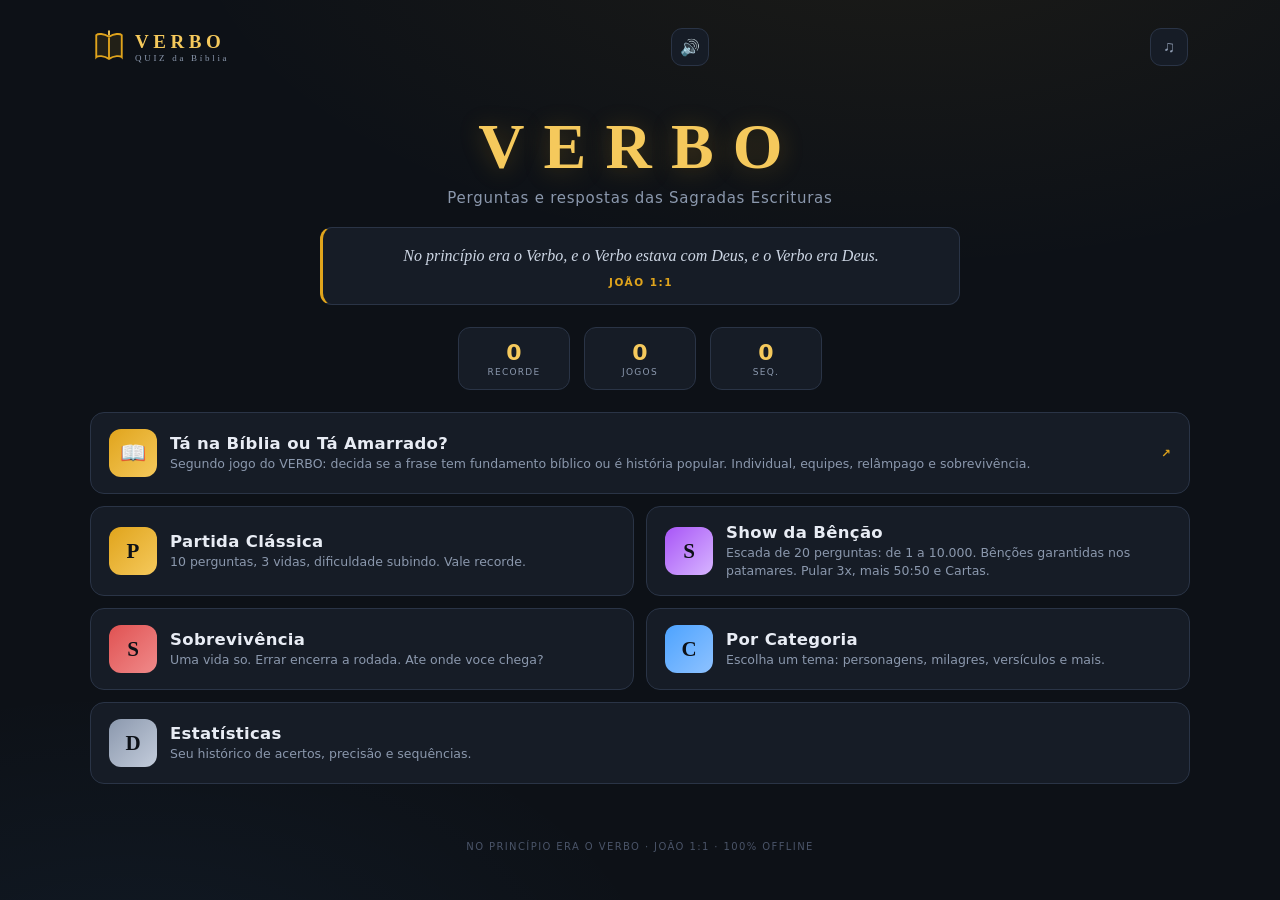
<file: index.html>
﻿<!DOCTYPE html>
<html lang="pt-BR">
<head>
<meta charset="UTF-8">
<meta name="viewport" content="width=device-width, initial-scale=1.0, viewport-fit=cover">
<meta name="description" content="VERBO - O jogo de Perguntas e respostas da Bíblia. Teste e aprofunde seu conhecimento das Escrituras.">
<meta name="theme-color" content="#0d1117">
<title>VERBO - Quiz da Bíblia</title>
<link rel="manifest" href="manifest.json">
<link rel="apple-touch-icon" href="icon-192.png">
<meta name="mobile-web-app-capable" content="yes">
<meta name="apple-mobile-web-app-capable" content="yes">
<meta name="apple-mobile-web-app-title" content="VERBO">
<meta name="apple-mobile-web-app-status-bar-style" content="black-translucent">
<link rel="stylesheet" href="estilos.css">
</head>
<body>
<div class="wrap">

  <header class="top">
    <div class="brand" id="brandBtn" title="Inicio">
      <svg class="logo" viewBox="0 0 40 40" fill="none" aria-hidden="true">
        <path d="M20 8 C14 4, 7 4, 5 6 L5 32 C7 30, 14 30, 20 34 C26 30, 33 30, 35 32 L35 6 C33 4, 26 4, 20 8 Z" stroke="#e0a41c" stroke-width="2.2" fill="rgba(224,164,28,.10)"/>
        <path d="M20 9 L20 33" stroke="#e0a41c" stroke-width="2.2"/>
        <path d="M20 1.5 L20 5.5" stroke="#f5c95c" stroke-width="2.2" stroke-linecap="round"/>
      </svg>
      <div class="name">VERBO<small>QUIZ da Bíblia</small></div>
    </div>
    <button class="iconbtn" id="voiceBtn" title="Voz do narrador (Marcos)" aria-label="Voz">&#128266;</button>
    <button class="iconbtn" id="soundBtn" title="Som ligado ou desligado" aria-label="Som">&#9835;</button>
  </header>

  <!-- ===== INICIO ===== -->
  <section class="screen on" id="scHome">
    <div class="hero">
      <h1>VERBO</h1>
      <div class="sub">Perguntas e respostas das Sagradas Escrituras</div>
      <div class="versebox">
        <div class="vx" id="homeVerse"></div>
        <div class="vr" id="homeVerseRef"></div>
      </div>
    </div>
    <div class="homerecord">
      <div class="hchip"><div class="n" id="homeRec">0</div><div class="l">RECORDE</div></div>
      <div class="hchip"><div class="n" id="homeGames">0</div><div class="l">JOGOS</div></div>
      <div class="hchip"><div class="n" id="homeStreak">0</div><div class="l">SEQ.</div></div>
    </div>
    <div class="modes">
      <a class="mode" href="amarrado.html" style="grid-column: 1 / -1; text-decoration: none;">
        <div class="mi gold">&#128214;</div>
        <div class="mm"><b>Tá na Bíblia ou Tá Amarrado?</b><span>Segundo jogo do VERBO: decida se a frase tem fundamento bíblico ou é história popular. Individual, equipes, relâmpago e sobrevivência.</span></div>
        <div class="rec">&#8599;</div>
      </a>
      <button class="mode" data-act="classic">
        <div class="mi gold">P</div>
        <div class="mm"><b>Partida Clássica</b><span>10 perguntas, 3 vidas, dificuldade subindo. Vale recorde.</span></div>
        <div class="rec" id="recClassic"></div>
      </button>
      <button class="mode" data-act="show">
        <div class="mi purple">S</div>
        <div class="mm"><b>Show da Bênção</b><span>Escada de 20 perguntas: de 1 a 10.000. Bênções garantidas nos patamares. Pular 3x, mais 50:50 e Cartas.</span></div>
        <div class="rec" id="recShow"></div>
      </button>
      <button class="mode" data-act="survival">
        <div class="mi red">S</div>
        <div class="mm"><b>Sobrevivência</b><span>Uma vida so. Errar encerra a rodada. Ate onde voce chega?</span></div>
        <div class="rec" id="recSurv"></div>
      </button>
      <button class="mode" data-act="cats">
        <div class="mi blue">C</div>
        <div class="mm"><b>Por Categoria</b><span>Escolha um tema: personagens, milagres, versículos e mais.</span></div>
        <div class="rec" id="recCat"></div>
      </button>
      <button class="mode" data-act="stats">
        <div class="mi gray">D</div>
        <div class="mm"><b>Estatísticas</b><span>Seu histórico de acertos, precisão e sequências.</span></div>
        <div class="rec">&nbsp;</div>
      </button>
    </div>
    <div class="footer">NO PRINCÍPIO ERA O VERBO &middot; JOÃO 1:1 &middot; 100% OFFLINE</div>
  </section>

  <!-- ===== CATEGORIAS ===== -->
  <section class="screen" id="scCats">
    <h2 class="h2">ESCOLHA A CATEGORIA</h2>
    <div class="levelbar" id="levelBar" role="group" aria-label="Nivel das perguntas">
      <button class="lvl" data-lvl="0">TODOS</button>
      <button class="lvl" data-lvl="1">FÁCIL</button>
      <button class="lvl" data-lvl="2">MÉDIO</button>
      <button class="lvl" data-lvl="3">DIFÍCIL</button>
    </div>
    <div class="catgrid" id="catGrid"></div>
    <div class="backrow"><button class="linkbtn" data-act="home">&lsaquo; VOLTAR</button></div>
  </section>

  <!-- ===== JOGO ===== -->
  <section class="screen" id="scGame">
    <div class="hud">
      <div class="lives" id="hudLives"></div>
      <div class="meta" id="hudMeta"></div>
      <div class="score" id="hudScore">0</div>
    </div>
    <div class="timerbar"><i id="timerfill"></i></div>
    <div class="qtags">
      <span class="tag" id="qCat"></span>
      <span class="tag d" id="qDiff"></span>
      <span class="tag timer hidden" id="qTimer">&#9203; --s</span>
      <span class="tag hidden" id="qStreak"></span>
      <span class="tag ladder hidden" id="showLadderBtn">ESCADA &#9662;</span>
    </div>
    <div class="qtext" id="qText"></div>
    <div class="opts" id="opts"></div>
    <div class="fb" id="fb">
      <div class="fh" id="fbHead"></div>
      <div class="fx" id="fbText"></div>
      <div class="fv" id="fbVerse"></div>
    </div>
    <button class="nextbtn hidden" id="nextBtn">CONTINUAR</button>
    <div class="tools">
      <button class="tool" id="tool50" title="Elimina duas respostas erradas">50:50</button>
      <button class="tool" id="toolSkip" title="Passa a pergunta; no Show consome uma das 3 chances">PULAR</button>
      <button class="tool hidden" id="toolCards" title="Revele uma carta: aponta uma sugestão de resposta">CARTA</button>
      <button class="tool finish" id="toolFinish" title="Encerra a rodada agora e mostra o resultado com o placar atual">FINALIZAR</button>
      <button class="tool quit" id="toolQuit" title="Abandona a rodada sem registrar o placar">SAIR</button>
    </div>
    <aside class="ladder-side hidden" id="ladderSide">
      <div class="ladder-head">ESCADA DA BÊNÇÃO</div>
      <div class="ladder-list" id="ladderListSide"></div>
    </aside>
  </section>

  <!-- ===== MODAL ESCADA ===== -->
  <div class="ladder-modal hidden" id="ladderModal">
    <div class="ladder-box">
      <div class="ladder-head">ESCADA DA BÊNÇÃO</div>
      <div class="ladder-list" id="ladderList"></div>
      <button class="nextbtn" id="ladderClose">FECHAR</button>
    </div>
  </div>

  <!-- ===== FIM ===== -->
  <section class="screen" id="scEnd">
    <div class="medal">
      <div class="m" id="endMedal">A</div>
      <div class="mt" id="endTitle"></div>
      <div class="ms" id="endSub"></div>
      <div><span class="newrec hidden" id="newRec">NOVO RECORDE</span></div>
    </div>
    <div class="endstats">
      <div class="est"><div class="n" id="endScore">0</div><div class="l" id="endScoreLabel">PONTOS</div></div>
      <div class="est"><div class="n" id="endHits">0</div><div class="l">ACERTOS</div></div>
      <div class="est"><div class="n" id="endStreak">0</div><div class="l">MAIOR SEQ.</div></div>
      <div class="est"><div class="n" id="endBest">0</div><div class="l" id="endBestLabel">RECORDE</div></div>
    </div>
    <div class="endactions">
      <button class="nextbtn" id="againBtn">JOGAR NOVAMENTE</button>
      <button class="linkbtn" data-act="home">VOLTAR AO INICIO</button>
    </div>
  </section>

  <!-- ===== ESTASTISTICAS ===== -->
  <section class="screen" id="scStats">
    <h2 class="h2">Estatísticas</h2>
    <div class="statlist" id="statList"></div>
    <button class="clearbtn" id="clearBtn">APAGAR TODOS OS DADOS</button>
    <div class="backrow"><button class="linkbtn" data-act="home">&lsaquo; VOLTAR</button></div>
  </section>

</div>

<script src="banco.js"></script>
<script src="voz.js"></script>
<script src="app.js"></script>
<script>
if ('serviceWorker' in navigator) {
  window.addEventListener('load', function () { navigator.serviceWorker.register('sw.js'); });
}
</script>
</body>
</html>
</file>
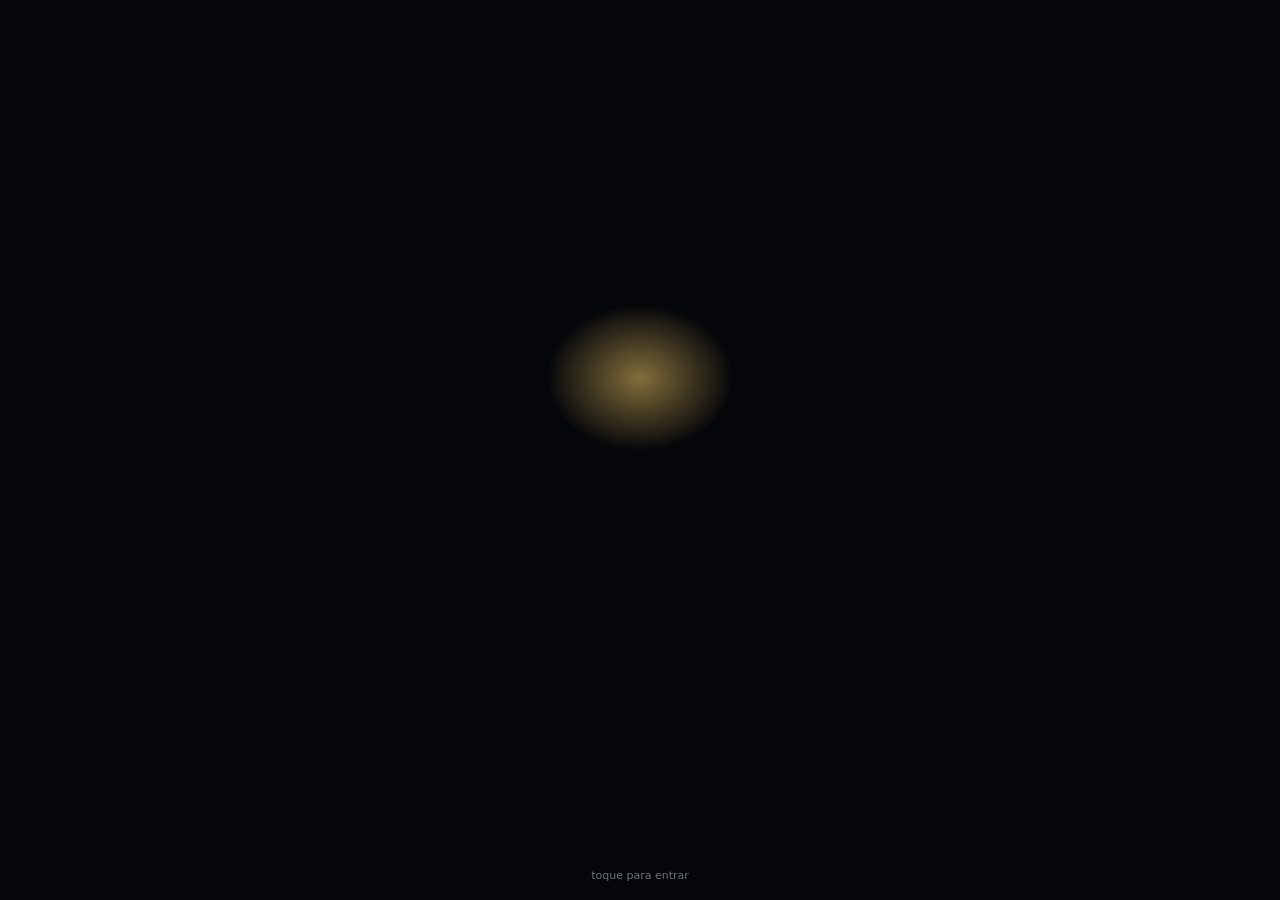
<file: amarrado.html>
<!DOCTYPE html>
<html lang="pt-BR">
<head>
  <meta charset="utf-8">
  <meta name="viewport" content="width=device-width, initial-scale=1, viewport-fit=cover">
  <meta name="theme-color" content="#0b0d12">
  <meta name="description" content="TÁ NA BÍBLIA OU TÁ AMARRADO? - Você conhece a Palavra ou só ouviu falar? Descubra se essas frases estão na Bíblia ou se são apenas histórias que o povo conta!">
  <link rel="manifest" href="manifest.json">
  <link rel="stylesheet" href="amarrado.css">
  <title>TÁ NA BÍBLIA OU TÁ AMARRADO?</title>
</head>
<body>

  <!-- Animação de abertura -->
  <div id="intro">
    <div class="bible-wrap">
      <div class="bible-half l"></div>
      <div class="bible-half r"></div>
      <div class="bible-glow"></div>
    </div>
    <div class="intro-title">
      <h1>TÁ NA BÍBLIA<br>OU TÁ AMARRADO?</h1>
      <p>"Você conhece a Palavra ou só ouviu falar?"</p>
    </div>
    <div class="intro-skip">toque para entrar</div>
  </div>

  <header class="top">
    <div class="brand" id="brandBtn" title="Início">
      <div class="name"><b>TÁ NA BÍBLIA OU TÁ AMARRADO?</b><small>Você conhece a Palavra?</small></div>
    </div>
    <div class="spacer"></div>
    <button class="iconbtn" id="fsBtn" title="Tela cheia (F)" aria-label="Tela cheia">&#9974;</button>
    <button class="iconbtn" id="soundBtn" title="Som (S)" aria-label="Som">&#9835;</button>
    <button class="iconbtn" id="verboBtn" title="Voltar ao VERBO" onclick="location.href='index.html'">&#8617;</button>
  </header>

  <!-- ===== INÍCIO ===== -->
  <section class="screen on" id="scHome">
    <div class="hero">
      <h1>TÁ NA BÍBLIA <small>ou</small> TÁ AMARRADO?</h1>
      <div class="sub">Você conhece mesmo a Palavra de Deus? Descubra se essas frases estão na Bíblia ou se são apenas histórias que o povo conta!</div>
    </div>
    <div class="modes">
      <button class="mode" id="btnSolo">
        <div class="mi">1</div>
        <div class="mm"><b>Iniciar Jogo</b><span>Individual: 20 perguntas, 15 segundos cada. Dificuldade automática conforme seu desempenho.</span></div>
      </button>
      <button class="mode" id="btnTeams">
        <div class="mi blue">2</div>
        <div class="mm"><b>Modo Competição</b><span>Equipes se enfrentam com painel do apresentador. Ideal para eventos e gincanas.</span></div>
      </button>
      <button class="mode" id="btnFlash">
        <div class="mi red">3</div>
        <div class="mm"><b>Desafio Relâmpago</b><span>10 perguntas, 25 segundos cada. Pontos dobrados nas perguntas relâmpago!</span></div>
      </button>
      <button class="mode" id="btnSurv">
        <div class="mi green">4</div>
        <div class="mm"><b>Sobrevivência Bíblica</b><span>Um erro elimina. A dificuldade sobe a cada rodada. Até onde você chega?</span></div>
      </button>
      <button class="mode" id="btnHow">
        <div class="mi gray">?</div>
        <div class="mm"><b>Como Jogar</b><span>Regras dos 4 modos e atalhos de teclado.</span></div>
      </button>
      <button class="mode" id="btnBank">
        <div class="mi gray">B</div>
        <div class="mm"><b>Banco de Perguntas</b><span>Consulte as 251 frases, filtre por categoria e dificuldade, e use a área do administrador.</span></div>
      </button>
      <button class="mode" id="btnRank" style="grid-column: 1 / -1;">
        <div class="mi gray">R</div>
        <div class="mm"><b>Ranking</b><span>Recordes por modo e histórico de partidas. Exporte os resultados.</span></div>
      </button>
      <button class="mode" id="btnContinue" style="grid-column: 1 / -1; display: none;">
        <div class="mi">C</div>
        <div class="mm"><b>Continuar Partida</b><span id="continueInfo">Você tem uma partida em andamento.</span></div>
      </button>
    </div>
    <div class="tagline">"VOCÊ CONHECE A PALAVRA OU SÓ OUVIU FALAR?"</div>
    <div class="footer">TA NA BIBLIA OU TA AMARRADO &middot; 100% OFFLINE</div>
  </section>

  <!-- ===== COMO JOGAR ===== -->
  <section class="screen" id="scHow">
    <h2 style="color:var(--gold2)">Como Jogar</h2>
    <p style="color:var(--muted); font-size:14px">Cada frase é apresentada no pergaminho. Decida entre:</p>
    <ul class="howlist">
      <li><b>&#128214; TÁ NA BÍBLIA!</b> — a frase tem fundamento textual nas Escrituras.</li>
      <li><b>&#128274; TÁ AMARRADO!</b> — a frase não está na Bíblia: é ditado popular, invenção ou tradição.</li>
    </ul>
    <p style="color:var(--muted); font-size:14px"><b style="color:var(--ink)">Modos:</b> Individual (20 perguntas, 15s, 10 pts por acerto, dificuldade automática) &middot; Competição (equipes configuráveis com painel do apresentador) &middot; Relâmpago (10 perguntas, 25s, pontos dobrados nas #3, #6 e #9) &middot; Sobrevivência (um erro elimina, nível sobe a cada 5 acertos).</p>
    <p style="color:var(--muted); font-size:14px"><b style="color:var(--ink)">Referências:</b> quando a frase é paráfrase de um versículo, a explicação mostra a diferença. Nenhuma referência é inventada.</p>
    <div class="howkeys">
      <span class="kbd">1 ou B — Tá na Bíblia</span>
      <span class="kbd">2 ou A — Tá Amarrado</span>
      <span class="kbd">Enter — Próxima</span>
      <span class="kbd">S — Som</span>
      <span class="kbd">F — Tela cheia</span>
      <span class="kbd">Esc — Sair da tela cheia</span>
    </div>
    <div class="btnrow"><button class="btn primary" id="btnHowBack">Voltar</button></div>
  </section>

  <!-- ===== BANCO DE PERGUNTAS ===== -->
  <section class="screen" id="scBank">
    <h2 style="color:var(--gold2)">Banco de Perguntas</h2>
    <div class="filters">
      <input id="bankSearch" type="search" placeholder="Buscar frase..." aria-label="Buscar frase">
      <select id="bankCat" aria-label="Categoria"><option value="">Todas as categorias</option></select>
      <select id="bankLvl" aria-label="Dificuldade">
        <option value="">Todas as dificuldades</option>
        <option value="1">Fácil</option>
        <option value="2">Médio</option>
        <option value="3">Difícil</option>
      </select>
      <button class="btn" id="btnAdmin">Área do Administrador</button>
    </div>
    <div id="bankList"></div>
    <div class="btnrow"><button class="btn primary" id="btnBankBack">Voltar</button></div>
  </section>

  <!-- ===== RANKING ===== -->
  <section class="screen" id="scRank">
    <h2 style="color:var(--gold2)">Ranking</h2>
    <div class="statgrid" id="rankBest"></div>
    <h3 style="color:var(--muted); font-size:12px; letter-spacing:2px; text-transform:uppercase">Histórico de partidas</h3>
    <div id="rankList"></div>
    <div class="btnrow">
      <button class="btn" id="btnExportResults">Exportar resultados (CSV)</button>
      <button class="btn primary" id="btnRankBack">Voltar</button>
    </div>
  </section>

  <!-- ===== EQUIPES (CONFIGURAÇÃO) ===== -->
  <section class="screen" id="scTeams">
    <h2 style="color:var(--gold2)">Modo Competição</h2>
    <div class="field" style="max-width:280px">
      <label for="teamCount">Quantidade de equipes</label>
      <select id="teamCount">
        <option value="2">2 equipes</option>
        <option value="3">3 equipes</option>
        <option value="4" selected>4 equipes</option>
        <option value="5">5 equipes</option>
        <option value="6">6 equipes</option>
        <option value="7">7 equipes</option>
        <option value="8">8 equipes</option>
      </select>
    </div>
    <div id="teamList" style="max-width:420px; margin-top:14px"></div>
    <div class="teamgrid" style="max-width:560px">
      <div class="field"><label for="cfgQtd">Perguntas por rodada</label>
        <select id="cfgQtd"><option>5</option><option>10</option><option selected>20</option><option>30</option></select></div>
      <div class="field"><label for="cfgRounds">Rodadas</label>
        <select id="cfgRounds"><option>1</option><option>2</option><option selected>3</option><option>5</option></select></div>
      <div class="field"><label for="cfgTime">Tempo por resposta (s)</label>
        <select id="cfgTime"><option>10</option><option selected>15</option><option>20</option><option>30</option></select></div>
      <div class="field"><label for="cfgPts">Pontos por acerto</label>
        <select id="cfgPts"><option>5</option><option selected>10</option><option>20</option><option>50</option></select></div>
      <div class="field"><label for="cfgBonus">Pontos de bônus</label>
        <select id="cfgBonus"><option selected>5</option><option>10</option><option>20</option></select></div>
      <div class="field"><label for="cfgLvl">Dificuldade</label>
        <select id="cfgLvl"><option value="0" selected>Todas</option><option value="1">Fácil</option><option value="2">Médio</option><option value="3">Difícil</option></select></div>
    </div>
    <div class="btnrow">
      <button class="btn ghost" id="btnTeamsBack">Voltar</button>
      <button class="btn primary" id="btnTeamsStart">Iniciar Competição</button>
    </div>
  </section>

  <!-- ===== JOGO ===== -->
  <section class="screen" id="scGame">
    <div class="gamehead">
      <span class="gtag" id="gTagMode">MODO</span>
      <span class="gtag" id="gTagQ">PERGUNTA 1</span>
      <span class="gtag" id="gTagScore">0</span>
      <span class="gtag timer" id="gTagTimer">15s</span>
      <span class="turnteam" id="turnTeam" style="display:none"></span>
      <span class="spacer"></span>
      <button class="mini" id="btnQuitGame">SAIR</button>
    </div>
    <div class="timerbar" id="timerBar"><i id="timerFill"></i></div>
    <div class="qnum" id="qNum">PERGUNTA 01</div>
    <div class="perga" id="perga">
      <div class="frase" id="qFrase">...</div>
    </div>
    <div class="choices">
      <button class="choice book" id="choiceBook">&#128214; TÁ NA BÍBLIA!</button>
      <button class="choice lock" id="choiceLock">&#128274; TÁ AMARRADO!</button>
    </div>
    <div class="feedback" id="feedback">
      <div class="fbhead" id="fbHead">ACERTOU!</div>
      <div class="fbref" id="fbRef"></div>
      <div class="fbexp" id="fbExp"></div>
      <div class="fbnext"><button class="btn primary" id="btnNext">PRÓXIMA PERGUNTA</button></div>
    </div>

    <div class="presenter" id="presPanel" style="display:none">
      <h3>Painel do Apresentador</h3>
      <div class="pgrid">
        <button class="pbtn" id="presPause">Pausar / Retomar</button>
        <button class="pbtn" id="presReveal">Revelar resposta</button>
        <button class="pbtn gold" id="presBonus">+ Bônus</button>
        <button class="pbtn red" id="presMinus">- Pontos</button>
        <button class="pbtn" id="presSkip">Pular pergunta</button>
        <button class="pbtn" id="presLadder">Ver placar</button>
        <button class="pbtn red" id="presRestart">Reiniciar rodada</button>
        <button class="pbtn red" id="presEnd">Encerrar competição</button>
      </div>
    </div>
  </section>

  <!-- ===== FIM ===== -->
  <section class="screen" id="scEnd">
    <div class="endtitle" id="endTitle">FIM DE JOGO</div>
    <div class="endsub" id="endSub"></div>
    <div class="podium" id="podium" style="display:none"></div>
    <div class="statgrid" id="endStats"></div>
    <div class="btnrow">
      <button class="btn primary" id="btnPlayAgain">Jogar novamente</button>
      <button class="btn" id="btnEndExport">Exportar (CSV)</button>
      <button class="btn ghost" id="btnEndHome">Início</button>
    </div>
  </section>

  <!-- Modal: área do administrador -->
  <div class="modal" id="adminModal">
    <div class="mbox">
      <h2 id="adminTitle">Cadastrar nova pergunta</h2>
      <div class="field"><label for="fFrase">Frase ou afirmação</label><input id="fFrase" type="text" maxlength="240"></div>
      <div class="field" style="margin-top:10px"><label for="fResp">Resposta correta</label>
        <select id="fResp"><option value="1">TÁ NA BÍBLIA (tem fundamento textual)</option><option value="0">TÁ AMARRADO (não está na Bíblia)</option></select></div>
      <div class="field" style="margin-top:10px"><label for="fRef">Referência bíblica (livro capítulo:versículo — deixe vazio se não houver)</label><input id="fRef" type="text" placeholder="Ex.: João 3:16"></div>
      <div class="field" style="margin-top:10px"><label for="fExp">Explicação curta</label><input id="fExp" type="text" maxlength="300"></div>
      <div class="teamgrid">
        <div class="field"><label for="fLvl">Dificuldade</label>
          <select id="fLvl"><option value="1">Fácil</option><option value="2">Médio</option><option value="3">Difícil</option></select></div>
        <div class="field"><label for="fCat">Categoria</label><select id="fCat"></select></div>
      </div>
      <div class="mrow">
        <button class="btn ghost" id="btnAdminCancel">Fechar</button>
        <button class="btn primary" id="btnSaveQ">Salvar pergunta</button>
      </div>
      <h2 style="margin-top:18px">Importar perguntas (JSON)</h2>
      <textarea id="iJson" placeholder='[{"frase":"...","resp":1,"ref":"João 3:16","exp":"...","lvl":1,"cat":"Versículos"}]'></textarea>
      <div class="mrow">
        <button class="btn" id="btnExportBank">Exportar banco (JSON)</button>
        <button class="btn primary" id="btnDoImport">Importar</button>
      </div>
      <p style="color:var(--muted); font-size:11.5px; line-height:1.6">Regras do banco: não invente referências. Se a frase for paráfrase, explique a diferença no campo de explicação. Perguntas do jogo original são fixas; as cadastradas por você podem ser editadas e excluídas.</p>
    </div>
  </div>

  <!-- Modal: placar de equipes -->
  <div class="modal" id="ladderModal">
    <div class="mbox">
      <h2>Placar da Competição</h2>
      <div class="ladder" id="ladderList"></div>
      <div class="mrow"><button class="btn primary" id="btnLadderClose">Fechar</button></div>
    </div>
  </div>

  <script src="amarrado-banco.js"></script>
  <script src="amarrado-app.js"></script>
</body>
</html>
</file>
<file: estilos.css>
/* ===== VERBO - Quiz da Biblia ===== */
:root{
  --bg:#0d1117;
  --panel:#161c26;
  --panel2:#1d2534;
  --line:#2a3446;
  --gold:#e0a41c;
  --gold2:#f5c95c;
  --txt:#e8ecf4;
  --mut:#8b98ad;
  --ok:#3fb96a;
  --bad:#e05252;
  --sky:#4da3ff;
  --r:14px;
}
*{margin:0;padding:0;box-sizing:border-box;-webkit-tap-highlight-color:transparent}
html,body{height:100%}
body{
  font-family:'Segoe UI',system-ui,-apple-system,sans-serif;
  background:
    radial-gradient(1200px 600px at 70% -10%, rgba(224,164,28,.07), transparent 60%),
    radial-gradient(900px 500px at 10% 110%, rgba(77,163,255,.06), transparent 60%),
    var(--bg);
  color:var(--txt);
  display:flex;flex-direction:column;align-items:center;
  min-height:100vh;
  user-select:none;
}
.serif{font-family:Georgia,'Times New Roman',serif}
.hidden{display:none !important}
.wrap{width:100%;max-width:560px;padding:16px 16px 40px;flex:1;display:flex;flex-direction:column}

/* =====HEADER ===== */
.top{display:flex;align-items:center;justify-content:space-between;padding:4px 2px 12px}
.brand{display:flex;align-items:center;gap:9px;cursor:pointer}
.brand .logo{width:34px;height:34px;flex:none}
.brand .name{font-family:Georgia,serif;font-size:19px;letter-spacing:.24em;font-weight:bold;color:var(--gold2)}
.brand .name small{display:block;font-size:9px;letter-spacing:.3em;color:var(--mut);font-style:normal;font-weight:normal}
.iconbtn{width:38px;height:38px;border-radius:11px;border:1px solid var(--line);background:var(--panel);color:var(--mut);font-size:16px;cursor:pointer;display:flex;align-items:center;justify-content:center;transition:all .15s}
.iconbtn:hover{color:var(--gold2);border-color:var(--gold)}
.iconbtn.off{opacity:.4}

/* ===== SCREENS ===== */
.screen{display:none;flex-direction:column;flex:1}
.screen.on{display:flex;animation:fadein .3s}
@keyframes fadein{from{opacity:0;transform:translateY(8px)}to{opacity:1;transform:none}}
.h2{font-family:Georgia,serif;text-align:center;font-size:17px;color:var(--gold2);letter-spacing:.14em;padding:6px 0 12px}

/* ===== HOME ===== */
.hero{text-align:center;padding:22px 0 4px}
.hero h1{font-family:Georgia,serif;font-size:42px;letter-spacing:.3em;color:var(--gold2);line-height:1;text-shadow:0 2px 24px rgba(224,164,28,.25)}
.hero .sub{margin-top:10px;color:var(--mut);font-size:13px;letter-spacing:.05em}
.versebox{margin:20px auto 0;max-width:430px;border:1px solid var(--line);border-left:3px solid var(--gold);border-radius:12px;background:var(--panel);padding:13px 17px}
.versebox .vx{font-family:Georgia,serif;font-style:italic;font-size:14px;line-height:1.55;color:#cdd6e4}
.versebox .vr{margin-top:7px;color:var(--gold);font-size:10.5px;letter-spacing:.14em;font-weight:bold}
.homerecord{display:flex;justify-content:center;gap:10px;margin-top:18px;flex-wrap:wrap}
.hchip{display:flex;flex-direction:column;align-items:center;gap:2px;background:var(--panel);border:1px solid var(--line);border-radius:12px;padding:10px 17px;min-width:92px}
.hchip .n{font-size:19px;font-weight:bold;color:var(--gold2)}
.hchip .l{font-size:9px;letter-spacing:.14em;color:var(--mut)}

/* ===== MODES ===== */
.modes{margin-top:22px;display:flex;flex-direction:column;gap:10px}
.mode{position:relative;display:flex;align-items:center;gap:13px;background:var(--panel);border:1px solid var(--line);border-radius:var(--r);padding:14px 15px;cursor:pointer;text-align:left;width:100%;transition:transform .12s,border-color .15s,background .15s;color:var(--txt);font-family:inherit}
.mode:hover{transform:translateY(-2px);border-color:var(--gold);background:var(--panel2)}
.mode:active{transform:scale(.985)}
.mi{width:42px;height:42px;flex:none;border-radius:12px;display:flex;align-items:center;justify-content:center;font-family:Georgia,serif;font-size:18px;font-weight:bold;color:#0d1117}
.mi.gold{background:linear-gradient(135deg,#e0a41c,#f5c95c)}
.mi.red{background:linear-gradient(135deg,#e05252,#f08a8a)}
.mi.blue{background:linear-gradient(135deg,#4da3ff,#8ec2ff)}
.mi.gray{background:linear-gradient(135deg,#8b98ad,#c3ccdb)}
.mode .mm{flex:1;min-width:0}
.mode .mm b{display:block;font-size:15px;letter-spacing:.02em}
.mode .mm span{display:block;margin-top:2px;font-size:11.5px;color:var(--mut);line-height:1.4}
.mode .rec{font-size:11.5px;color:var(--gold);font-weight:bold;flex:none;text-align:right}

/* ===== CATEGORIES ===== */
.catgrid{display:grid;grid-template-columns:1fr 1fr;gap:9px}
.cat{background:var(--panel);border:1px solid var(--line);border-radius:12px;padding:15px 10px;cursor:pointer;text-align:center;font-size:12.5px;font-weight:bold;color:var(--txt);font-family:inherit;transition:all .12s}
.cat:hover{border-color:var(--gold);transform:translateY(-2px)}
.cat small{display:block;margin-top:4px;font-weight:normal;color:var(--mut);font-size:10px}
.cat em{display:block;margin-top:3px;font-style:normal;font-size:9.5px;font-weight:bold;letter-spacing:.12em;color:var(--ok)}
.cat:disabled{opacity:.3;cursor:default}
.cat:disabled:hover{border-color:var(--line);transform:none;background:var(--panel)}

/* ===== NIVEIS (TELA DE CATEGORIAS) ===== */
.levelbar{display:flex;gap:7px;align-items:center;justify-content:center;flex-wrap:wrap;margin:0 0 14px}
.lvl{background:var(--panel);border:1px solid var(--line);border-radius:99px;color:var(--mut);font-family:inherit;font-size:10.5px;font-weight:bold;letter-spacing:.12em;padding:7px 14px;cursor:pointer;transition:all .13s}
.lvl:hover{color:var(--gold2);border-color:var(--gold)}
.lvl.on{color:#0d1117;background:var(--gold);border-color:var(--gold)}
.backrow{margin-top:18px;text-align:center}
.linkbtn{background:none;border:none;color:var(--mut);font-size:12.5px;letter-spacing:.1em;cursor:pointer;font-family:inherit;padding:8px 14px}
.linkbtn:hover{color:var(--gold2)}

/* ===== GAME HUD ===== */
.hud{display:flex;align-items:center;justify-content:space-between;padding:4px 2px 10px;font-size:13px}
.hud .lives{font-size:14px;letter-spacing:.24em;color:var(--gold)}
.hud .lives .dead{color:#39435a}
.hud .score{font-weight:bold;color:var(--gold2);font-size:16px}
.hud .meta{color:var(--mut);font-size:11px;letter-spacing:.05em}
.timerbar{height:5px;background:var(--panel2);border-radius:99px;overflow:hidden;margin-bottom:14px}
.timerbar i{display:block;height:100%;background:linear-gradient(90deg,var(--sky),var(--gold2));border-radius:99px}
.timerbar.low i{background:var(--bad)}

/* ===== QUESTION ===== */
.qtags{display:flex;gap:7px;margin-bottom:10px;flex-wrap:wrap;align-items:center}
.tag{font-size:9px;letter-spacing:.12em;font-weight:bold;color:var(--gold2);border:1px solid rgba(224,164,28,.4);border-radius:99px;padding:4px 9px}
.tag.d{color:var(--sky);border-color:rgba(77,163,255,.4)}
.tag.timer{color:var(--sky);border-color:rgba(77,163,255,.4);min-width:52px;text-align:center;font-variant-numeric:tabular-nums}
.tag.timer.low{color:var(--bad);border-color:rgba(224,82,82,.55);animation:pulse 1s infinite}
.qtext{font-family:Georgia,serif;font-size:19.5px;line-height:1.45;padding:4px 0 16px;text-align:center}
.opts{display:flex;flex-direction:column;gap:9px}
.opt{display:flex;align-items:center;gap:11px;width:100%;background:var(--panel);border:1px solid var(--line);border-radius:12px;padding:13px 14px;cursor:pointer;text-align:left;color:var(--txt);font-size:14.5px;font-family:inherit;line-height:1.4;transition:all .12s}
.opt:hover:not(.lock){border-color:var(--gold);background:var(--panel2)}
.opt .key{width:25px;height:25px;flex:none;border-radius:8px;border:1px solid var(--line);color:var(--mut);font-size:11.5px;font-weight:bold;display:flex;align-items:center;justify-content:center}
.opt.ok{border-color:var(--ok);background:rgba(63,185,106,.12)}
.opt.ok .key{background:var(--ok);border-color:var(--ok);color:#fff}
.opt.bad{border-color:var(--bad);background:rgba(224,82,82,.12)}
.opt.bad .key{background:var(--bad);border-color:var(--bad);color:#fff}
.opt.dim{opacity:.35}
.opt.lock{cursor:default;pointer-events:none}
@keyframes shake{0%,100%{transform:none}25%{transform:translateX(-5px)}75%{transform:translateX(5px)}}
.opt.shake{animation:shake .35s}

/* ===== FEEDBACK ===== */
.fb{margin-top:14px;border-radius:12px;padding:12px 15px;display:none;animation:fadein .25s}
.fb.on{display:block}
.fb .fh{font-weight:bold;font-size:13.5px;letter-spacing:.1em}
.fb .fx{margin-top:5px;font-size:12.5px;line-height:1.55;color:#c7d1e0}
.fb .fv{margin-top:5px;font-size:11px;color:var(--gold);letter-spacing:.04em}
.fb.good{background:rgba(63,185,106,.09);border:1px solid rgba(63,185,106,.35)}
.fb.good .fh{color:var(--ok)}
.fb.wrong{background:rgba(224,82,82,.08);border:1px solid rgba(224,82,82,.35)}
.fb.wrong .fh{color:var(--bad)}
.nextbtn{margin-top:14px;width:100%;background:var(--gold);color:#0d1117;border:none;border-radius:12px;padding:13px;font-size:13.5px;font-weight:bold;letter-spacing:.14em;cursor:pointer;font-family:inherit;transition:background .15s}
.nextbtn:hover{background:var(--gold2)}
.pluspt{color:var(--ok);font-weight:bold}

/* ===== LIFELINES ===== */
.tools{display:flex;gap:9px;margin-top:12px}
.tool{flex:1;background:var(--panel);border:1px solid var(--line);border-radius:11px;padding:11px;cursor:pointer;color:var(--mut);font-size:11.5px;font-weight:bold;letter-spacing:.08em;font-family:inherit;text-align:center;transition:all .13s}
.tool:hover:not(:disabled){color:var(--gold2);border-color:var(--gold)}
.tool:disabled{opacity:.3;cursor:default}
.tool.quit{max-width:80px}
.tool.finish{color:var(--ok);border-color:rgba(63,185,106,.45)}
.tool.finish:hover:not(:disabled){color:#fff;background:var(--ok);border-color:var(--ok)}

/* ===== END ===== */
.endstats{display:grid;grid-template-columns:1fr 1fr;gap:9px;margin-top:22px}
.est{background:var(--panel);border:1px solid var(--line);border-radius:12px;padding:14px;text-align:center}
.est .n{font-size:22px;font-weight:bold;color:var(--gold2)}
.est .l{font-size:9px;letter-spacing:.14em;color:var(--mut);margin-top:3px}
.medal{text-align:center;margin-top:26px}
.medal .m{width:84px;height:84px;margin:0 auto;border-radius:50%;display:flex;align-items:center;justify-content:center;border:3px solid var(--gold);color:var(--gold2);font-family:Georgia,serif;font-size:32px;font-weight:bold;background:radial-gradient(circle at 30% 25%, rgba(245,201,92,.25), transparent 55%);box-shadow:0 0 40px rgba(224,164,28,.22)}
.medal .mt{margin-top:11px;font-family:Georgia,serif;font-size:19px;color:var(--gold2);letter-spacing:.08em}
.medal .ms{margin-top:4px;color:var(--mut);font-size:12.5px}
.newrec{display:inline-block;margin-top:12px;color:#0d1117;background:var(--gold2);border-radius:99px;font-size:10.5px;font-weight:bold;letter-spacing:.14em;padding:6px 13px;animation:pulse 1.2s infinite}
@keyframes pulse{0%,100%{transform:scale(1)}50%{transform:scale(1.06)}}
.endactions{display:flex;flex-direction:column;gap:8px;margin-top:22px}

/* ===== STATS ===== */
.statlist{display:flex;flex-direction:column;gap:7px}
.srow{display:flex;justify-content:space-between;align-items:center;background:var(--panel);border:1px solid var(--line);border-radius:11px;padding:12px 14px;font-size:13px}
.srow b{color:var(--gold2)}
.clearbtn{margin-top:20px;width:100%;background:none;border:1px solid rgba(224,82,82,.45);color:var(--bad);border-radius:11px;padding:11px;font-size:11.5px;font-weight:bold;letter-spacing:.12em;cursor:pointer;font-family:inherit}
.clearbtn:hover{background:rgba(224,82,82,.1)}

.footer{margin-top:auto;padding-top:26px;text-align:center;color:#4a5468;font-size:10px;letter-spacing:.14em}
@media(max-width:420px){
  .hero h1{font-size:34px}
  .qtext{font-size:17.5px}
}

/* ===== SHOW DA BENCAO ===== */
.mi.purple{background:linear-gradient(135deg,#a855f7,#d7b5ff)}
.mi.gold2x{background:linear-gradient(135deg,#b8860b,#f0d060)}
.tag.ladder{color:#0d1117;background:linear-gradient(135deg,#a855f7,#c9a0ff);border-color:transparent;cursor:pointer;pointer-events:auto}
.tag.ladder:hover{background:linear-gradient(135deg,#bf79ff,#dcc3ff)}
.opt.spotted{border-color:var(--gold);background:rgba(224,164,28,.14);box-shadow:0 0 16px rgba(224,164,28,.35)}
.opt.spotted .key{border-color:var(--gold);color:var(--gold2)}
.ladder-modal{position:fixed;inset:0;background:rgba(6,9,14,.82);display:flex;align-items:center;justify-content:center;z-index:50;padding:18px}
.ladder-modal.open{display:flex}
.ladder-box{width:100%;max-width:330px;max-height:86vh;overflow:auto;background:var(--panel);border:1px solid rgba(224,164,28,.5);border-radius:16px;padding:14px 12px 12px;box-shadow:0 0 60px rgba(224,164,28,.18)}
.ladder-head{font-family:Georgia,serif;text-align:center;font-size:13px;letter-spacing:.2em;color:var(--gold2);padding:4px 0 10px}
.ladder-list{display:flex;flex-direction:column;gap:5px;margin-bottom:12px}
.lstep{display:flex;justify-content:space-between;align-items:center;border:1px solid var(--line);background:var(--panel2);border-radius:10px;padding:9px 12px;font-size:12px}
.lstep .no{color:var(--mut);font-size:10px;letter-spacing:.1em}
.lstep .val{font-weight:bold;color:var(--txt)}
.lstep.check{border-color:rgba(77,163,255,.5)}
.lstep.check .val{color:var(--sky)}
.lstep.at{border-color:var(--gold);background:rgba(224,164,28,.16);box-shadow:0 0 18px rgba(224,164,28,.25)}
.lstep.at .val{color:var(--gold2)}
.lstep.done{opacity:.55}
.lstep.done .val{color:var(--mut)}
.lstep.top .val{color:var(--gold2);font-size:13.5px}

/* ============================================================
   VERSÃO COMPUTADOR / TV (>= 980px)
   Layout de duas colunas no jogo: pergunta à esquerda,
   escada da bênção fixa à direita. Tela sempre centralizada.
   ============================================================ */
@media(min-width:980px){
  .wrap{max-width:1180px;padding:24px 40px 48px}
  header.top{gap:18px}

  /* ----- inicio: bloco centralizado entre header e rodape ----- */
  .hero{margin-top:auto}
  .modes{margin-bottom:auto}
  .mode:last-child{grid-column:1/-1}

  /* ----- inicio ----- */
  .hero h1{font-size:64px}
  .hero .sub{font-size:15px}
  .versebox{max-width:640px;padding:16px 22px}
  .versebox .vx{font-size:16px}
  .homerecord{gap:14px}
  .hchip{min-width:112px;padding:12px 20px}
  .hchip .n{font-size:22px}
  .modes{display:grid;grid-template-columns:1fr 1fr;gap:12px}
  .mode{padding:16px 18px}
  .mode .mm b{font-size:16.5px}
  .mode .mm span{font-size:12.5px}
  .mi{width:48px;height:48px;font-size:21px}
  .catgrid{grid-template-columns:repeat(3,1fr)}
  .cat{padding:18px 12px;font-size:13.5px}
  .levelbar{margin-bottom:18px}
  .lvl{font-size:12px;padding:9px 18px}
  .statlist{max-width:640px;margin:0 auto;width:100%}

  /* ----- telas centradas verticalmente no desktop ----- */
  #scCats,#scEnd,#scStats{justify-content:center}

  /* ----- jogo: duas colunas, bloco centralizado verticalmente -----
     IMPORTANTE: display:grid so com .on (ID#scGame venceria o
     .screen{display:none} e deixaria a tela do jogo visivel na home) */
  #scGame.on{display:grid;grid-template-columns:minmax(0,1fr) 320px;column-gap:40px;align-content:safe center}
  #scGame .hud{grid-column:1}
  #scGame .timerbar{grid-column:1}
  #scGame .qtags{grid-column:1}
  #scGame .qtext{grid-column:1;font-size:26px;line-height:1.5;padding:12px 0 24px}
  #scGame .opts{grid-column:1;gap:11px}
  #scGame .fb{grid-column:1}
  #scGame .nextbtn{grid-column:1}
  #scGame .tools{grid-column:1}
  #ladderSide{grid-column:2;grid-row:1/span 10;align-self:start;position:sticky;top:24px}

  .opt{font-size:16px;padding:15px 17px}
  .opt .key{width:30px;height:30px;font-size:13px}
  .fb .fx{font-size:13.5px}
  .fb .fv{font-size:12px}
  .tool{font-size:12.5px;padding:13px}
  .endstats{grid-template-columns:repeat(4,1fr)}

  /* painel lateral da escada */
  .ladder-side{background:var(--panel);border:1px solid rgba(224,164,28,.45);border-radius:16px;padding:16px 12px 12px;box-shadow:0 0 44px rgba(224,164,28,.14);max-height:80vh;overflow:auto}
  .ladder-side .ladder-head{font-size:14px;padding-bottom:12px}
  .ladder-side .lstep{font-size:13px;padding:11px 14px;border-radius:12px}
  .ladder-side .lstep .no{font-size:11px}
}

/* ============================================================
   TV / TELAS GRANDES (>= 1600px)
   Tipografia ampliada para leitura à distância.
   ============================================================ */
@media(min-width:1600px){
  body{font-size:19px}
  .wrap{max-width:1520px;padding:32px 64px 56px}
  .brand .name{font-size:24px}
  .hero h1{font-size:88px}
  .hero .sub{font-size:18px}
  .versebox{max-width:760px;padding:20px 26px}
  .versebox .vx{font-size:19px}
  .mode .mm b{font-size:19px}
  .mode .mm span{font-size:14.5px}
  .h2{font-size:22px}
  .cat{font-size:16px;padding:22px 12px}
  #scGame{grid-template-columns:minmax(0,1fr) 400px;column-gap:64px}
  #scGame .qtext{font-size:33px}
  .opt{font-size:20px;padding:19px 22px;gap:14px}
  .opt .key{width:36px;height:36px;font-size:15px}
  .qtags{font-size:13px}
  .tag{font-size:11px;padding:5px 12px}
  .fb .fh{font-size:16px}
  .fb .fx{font-size:16.5px}
  .fb .fv{font-size:14px}
  .nextbtn{font-size:17px;padding:16px}
  .tool{font-size:14.5px;padding:15px}
  .hud{font-size:16px}
  .hud .score{font-size:21px}
  .est .n{font-size:30px}
  .est .l{font-size:12px}
  .endstats{gap:12px}
  .ladder-side{padding:22px 16px 16px}
  .ladder-side .lblock{font-size:16px}
  .ladder-side .lstep{font-size:15.5px;padding:13px 16px}
  .ladder-side .lstep .no{font-size:13px}
  .ladder-side .ladder-head{font-size:17px}
}
</file>
<file: amarrado.css>
/* ===== TÁ NA BÍBLIA OU TÁ AMARRADO? - Estilos =====
   Paleta: dourado (sabedoria), preto (elegância), branco (leitura), azul-escuro (competição) */
:root {
  --bg: #0b0d12;
  --panel: #131826;
  --panel2: #1a2138;
  --blue: #2b3a67;
  --gold: #e0b64a;
  --gold2: #ffd76a;
  --gold3: #8a6d20;
  --ink: #f5f1e6;
  --muted: #9aa3b2;
  --perga: #f3e7c9;
  --perga2: #e2cd96;
  --perga-ink: #3a2c14;
  --ok: #2f9e57;
  --bad: #d64545;
  --radius: 14px;
}

* { box-sizing: border-box; -webkit-tap-highlight-color: transparent; }
html, body { height: 100%; }
body {
  margin: 0; background: var(--bg); color: var(--ink);
  font-family: "Segoe UI", system-ui, -apple-system, Roboto, Arial, sans-serif;
  display: flex; flex-direction: column;
  background-image: radial-gradient(1200px 500px at 50% -10%, rgba(224,182,74,.08), transparent 60%),
                    radial-gradient(900px 420px at 90% 110%, rgba(43,58,103,.25), transparent 60%);
}

/* ===== Animação de abertura: Bíblia se abrindo ===== */
#intro {
  position: fixed; inset: 0; z-index: 60; background: #05060a;
  display: flex; align-items: center; justify-content: center; flex-direction: column; gap: 18px;
  transition: opacity .6s ease, visibility .6s;
}
#intro.out { opacity: 0; visibility: hidden; }
.bible-wrap { position: relative; width: 190px; height: 130px; perspective: 900px; }
.bible-half {
  position: absolute; top: 0; width: 92px; height: 130px; border-radius: 10px 4px 4px 10px;
  background: linear-gradient(135deg, #6b3f1d, #3f2a12); border: 2px solid #b98a3e;
  transform-origin: left center; backface-visibility: hidden;
  box-shadow: 0 0 34px rgba(224,182,74,.25);
}
.bible-half.r { left: 98px; border-radius: 4px 10px 10px 4px; transform-origin: right center;
  transform: rotateY(0deg); animation: openR 1.6s ease .2s forwards; }
.bible-half.l { left: 0; animation: openL 1.6s ease .2s forwards; }
@keyframes openL { from { transform: rotateY(0deg); } to { transform: rotateY(-148deg); } }
@keyframes openR { from { transform: rotateY(0deg); } to { transform: rotateY(148deg); } }
.bible-glow {
  position: absolute; inset: -40px; border-radius: 50%;
  background: radial-gradient(closest-side, rgba(255,215,106,.5), transparent 70%);
  opacity: 0; animation: glowIn 1.8s ease .8s forwards;
}
@keyframes glowIn { to { opacity: 1; } }
.intro-title { text-align: center; opacity: 0; animation: titleIn 1.4s ease 1.4s forwards; }
.intro-title h1 {
  margin: 0; font-size: clamp(22px, 5.6vw, 44px); line-height: 1.15; color: var(--gold2);
  text-shadow: 0 0 26px rgba(255,215,106,.35); letter-spacing: .5px;
}
.intro-title p { margin: 8px 0 0; color: var(--muted); font-size: clamp(11px, 2.6vw, 14px); }
.intro-skip { position: absolute; bottom: 18px; color: var(--muted); font-size: 11px; opacity: .7; }

/* ===== Cabeçalho ===== */
.top {
  display: flex; align-items: center; gap: 10px; padding: 10px 14px;
  border-bottom: 1px solid rgba(224,182,74,.25);
}
.brand { display: flex; align-items: center; gap: 10px; cursor: pointer; min-width: 0; }
.brand .name { line-height: 1.05; }
.brand b { color: var(--gold2); font-size: 15px; display: block; white-space: nowrap; }
.brand small { color: var(--muted); font-size: 10px; letter-spacing: 2px; text-transform: uppercase; }
.spacer { flex: 1; }
.iconbtn {
  background: var(--panel2); color: var(--ink); border: 1px solid rgba(224,182,74,.35);
  border-radius: 10px; padding: 8px 10px; font-size: 16px; cursor: pointer; line-height: 1;
}
.iconbtn:hover { border-color: var(--gold); }
.iconbtn.fson { color: var(--gold2); border-color: var(--gold); }

/* ===== Telas ===== */
.screen { display: none; padding: 18px 16px 26px; width: 100%; max-width: 900px; margin: 0 auto; }
.screen.on { display: block; animation: fadeIn .35s ease; }
@keyframes fadeIn { from { opacity: 0; transform: translateY(6px); } to { opacity: 1; } }

/* ===== Home ===== */
.hero { text-align: center; padding: 12px 0 4px; }
.hero h1 {
  margin: 0; color: var(--gold2); font-size: clamp(26px, 6.4vw, 46px); line-height: 1.1;
  text-shadow: 0 0 30px rgba(255,215,106,.28);
}
.hero h1 small { display: block; color: var(--ink); font-size: clamp(14px, 3.4vw, 20px); letter-spacing: 1px; margin-top: 4px; }
.hero .sub { color: var(--muted); max-width: 560px; margin: 12px auto 0; font-size: clamp(12px, 3vw, 15px); }
.tagline { text-align: center; color: var(--gold); letter-spacing: 2px; font-size: 11px; text-transform: uppercase; margin-top: 14px; }

.modes { display: grid; grid-template-columns: 1fr 1fr; gap: 12px; margin-top: 18px; }
@media (max-width: 560px) { .modes { grid-template-columns: 1fr; } }
.mode {
  text-align: left; display: flex; gap: 12px; align-items: flex-start; cursor: pointer;
  background: linear-gradient(160deg, var(--panel), var(--panel2)); border: 1px solid rgba(224,182,74,.28);
  border-radius: var(--radius); padding: 14px; color: var(--ink);
}
.mode:hover { border-color: var(--gold); transform: translateY(-1px); }
.mode .mi {
  width: 42px; height: 42px; flex: none; border-radius: 12px; display: grid; place-items: center;
  font-weight: 700; font-size: 19px; color: #0b0d12; background: var(--gold);
}
.mode .mi.blue { background: #7c93d8; }
.mode .mi.red { background: #e07b7b; }
.mode .mi.green { background: #7ed3a2; }
.mode .mi.gray { background: #9aa3b2; }
.mode .mm { min-width: 0; }
.mode b { display: block; font-size: 15px; }
.mode span { color: var(--muted); font-size: 12px; display: block; margin-top: 3px; line-height: 1.45; }
.btnrow { display: flex; gap: 10px; flex-wrap: wrap; justify-content: center; margin-top: 18px; }
.btn {
  cursor: pointer; border-radius: 12px; padding: 12px 18px; font-weight: 700; font-size: 14px;
  border: 1px solid rgba(224,182,74,.4); background: var(--panel2); color: var(--ink);
}
.btn.primary { background: linear-gradient(135deg, var(--gold), var(--gold3)); color: #140f00; border-color: transparent; }
.btn.primary:hover { filter: brightness(1.08); }
.btn.ghost { background: transparent; }
.btn.danger { background: transparent; border-color: rgba(214,69,69,.55); color: #f19b9b; }
.btn:disabled { opacity: .45; cursor: not-allowed; }
.footer { text-align: center; color: var(--muted); font-size: 10.5px; letter-spacing: 1.6px; margin-top: 26px; text-transform: uppercase; }

/* ===== Como jogar ===== */
.howlist { margin: 0; padding-left: 18px; color: var(--muted); font-size: 14px; line-height: 1.8; }
.howlist b { color: var(--ink); }
.howkeys { display: flex; gap: 8px; flex-wrap: wrap; margin-top: 14px; }
.kbd {
  border: 1px solid rgba(224,182,74,.4); border-radius: 8px; padding: 4px 10px; font-size: 12px;
  color: var(--gold2); background: var(--panel);
}

/* ===== Banco de perguntas ===== */
.filters { display: flex; gap: 8px; flex-wrap: wrap; margin-bottom: 12px; }
.filters select, .filters input {
  background: var(--panel2); color: var(--ink); border: 1px solid rgba(224,182,74,.3);
  border-radius: 10px; padding: 9px 10px; font-size: 13px; min-width: 0;
}
.filters input { flex: 1; min-width: 140px; }
.qcard {
  background: linear-gradient(150deg, var(--panel), var(--panel2));
  border: 1px solid rgba(224,182,74,.22); border-radius: var(--radius);
  padding: 12px 14px; margin-bottom: 10px;
}
.qcard .frase { font-size: 14.5px; line-height: 1.5; }
.qcard .meta { display: flex; gap: 6px; flex-wrap: wrap; margin-top: 9px; align-items: center; }
.chip {
  font-size: 10.5px; padding: 3px 9px; border-radius: 999px; letter-spacing: .4px;
  background: var(--panel); border: 1px solid rgba(224,182,74,.3); color: var(--muted);
}
.chip.b1 { color: #8fe3ae; border-color: rgba(47,158,87,.5); }
.chip.b0 { color: #f19b9b; border-color: rgba(214,69,69,.5); }
.chip.ref { color: var(--gold2); }
.qcard .acts { display: flex; gap: 6px; margin-top: 9px; }
.mini {
  font-size: 11.5px; padding: 5px 10px; border-radius: 8px; cursor: pointer;
  background: var(--panel); color: var(--ink); border: 1px solid rgba(224,182,74,.3);
}
.mini.del { border-color: rgba(214,69,69,.5); color: #f19b9b; }
.empty { color: var(--muted); text-align: center; padding: 26px 0; font-size: 13.5px; }

/* ===== Configuração de equipes ===== */
.teamgrid { display: grid; grid-template-columns: 1fr 1fr; gap: 10px; margin-top: 12px; }
@media (max-width: 560px) { .teamgrid { grid-template-columns: 1fr; } }
.field { display: flex; flex-direction: column; gap: 5px; }
.field label { font-size: 11px; color: var(--muted); text-transform: uppercase; letter-spacing: 1px; }
.field input, .field select {
  background: var(--panel2); color: var(--ink); border: 1px solid rgba(224,182,74,.3);
  border-radius: 10px; padding: 10px 12px; font-size: 14px; width: 100%;
}
.teamname {
  display: flex; gap: 8px; align-items: center; background: var(--panel2);
  border: 1px solid rgba(224,182,74,.25); border-radius: 10px; padding: 8px 10px; margin-bottom: 8px;
}
.teamname .dot { width: 12px; height: 12px; border-radius: 50%; flex: none; }
.teamname input {
  background: transparent; border: none; outline: none; color: var(--ink);
  font-size: 14px; width: 100%; min-width: 0;
}

/* ===== Tela do jogo ===== */
.gamehead { display: flex; align-items: center; gap: 8px; flex-wrap: wrap; margin-bottom: 10px; }
.gtag {
  font-size: 11px; letter-spacing: 1px; text-transform: uppercase; padding: 4px 10px;
  border-radius: 999px; background: var(--panel2); border: 1px solid rgba(224,182,74,.3); color: var(--gold2);
}
.gtag.timer { min-width: 64px; text-align: center; }
.gtag.timer.low { color: #ff9f9f; border-color: rgba(214,69,69,.6); animation: pulse .8s infinite; }
@keyframes pulse { 50% { opacity: .55; } }
.turnteam { font-weight: 700; color: var(--gold2); font-size: 14px; }

.timerbar { height: 7px; background: var(--panel2); border-radius: 99px; overflow: hidden; margin-bottom: 16px; }
.timerbar i { display: block; height: 100%; width: 100%; background: linear-gradient(90deg, var(--gold), var(--gold2)); transition: width .3s linear; }
.timerbar.low i { background: var(--bad); }

.qnum { color: var(--muted); font-size: 12px; letter-spacing: 2px; text-transform: uppercase; text-align: center; }
.perga {
  background: linear-gradient(150deg, var(--perga), var(--perga2));
  color: var(--perga-ink); border-radius: 16px; border: 2px solid #b98a3e;
  padding: clamp(18px, 4vw, 30px); margin: 12px auto 18px; max-width: 640px; text-align: center;
  box-shadow: 0 14px 40px rgba(0,0,0,.45), inset 0 0 40px rgba(184,141,60,.18);
  position: relative;
}
.perga::before, .perga::after {
  content: ""; position: absolute; top: 8px; bottom: 8px; width: 10px;
  border-radius: 8px; background: repeating-linear-gradient(180deg, #c9a95f 0 4px, transparent 4px 10px);
  opacity: .5;
}
.perga::before { left: 6px; } .perga::after { right: 6px; }
.perga .frase { font-size: clamp(17px, 4.6vw, 26px); font-weight: 600; line-height: 1.45; font-family: Georgia, "Times New Roman", serif; }
.perga.shake { animation: shake .4s; }
@keyframes shake { 25% { transform: translateX(-7px); } 75% { transform: translateX(7px); } }
.perga.glowok { box-shadow: 0 14px 40px rgba(0,0,0,.45), 0 0 0 3px var(--ok), 0 0 34px rgba(47,158,87,.4); }
.perga.glowbad { box-shadow: 0 14px 40px rgba(0,0,0,.45), 0 0 0 3px var(--bad), 0 0 34px rgba(214,69,69,.35); }

.choices { display: grid; grid-template-columns: 1fr 1fr; gap: 12px; max-width: 640px; margin: 0 auto; }
@media (max-width: 480px) { .choices { grid-template-columns: 1fr; } }
.choice {
  cursor: pointer; border-radius: var(--radius); padding: 18px 12px; font-weight: 800;
  font-size: clamp(15px, 3.8vw, 19px); color: #0b0d12; border: none; line-height: 1.3;
  transition: transform .12s ease, filter .12s;
}
.choice:hover { transform: translateY(-2px); filter: brightness(1.07); }
.choice:disabled { cursor: default; opacity: .55; transform: none; }
.choice.book { background: linear-gradient(135deg, #ffd76a, #c99a2e); }
.choice.lock { background: linear-gradient(135deg, #7c93d8, #2b3a67); color: #fff; }
.choice.reveal-ok { outline: 3px solid var(--ok); }
.choice.reveal-bad { outline: 3px solid var(--bad); opacity: .8; }

.feedback {
  max-width: 640px; margin: 16px auto 0; display: none;
  background: var(--panel); border: 1px solid rgba(224,182,74,.3); border-radius: var(--radius);
  padding: 14px 16px;
}
.feedback.on { display: block; animation: fadeIn .3s ease; }
.fbhead { font-weight: 800; font-size: 17px; margin-bottom: 6px; }
.fbhead.ok { color: #8fe3ae; }
.fbhead.bad { color: #f19b9b; }
.fbref { color: var(--gold2); font-weight: 700; font-size: 13.5px; letter-spacing: .4px; }
.fbexp { color: var(--muted); font-size: 13.5px; line-height: 1.6; margin-top: 6px; }
.fbnext { text-align: center; margin-top: 12px; }

/* ===== Painel do apresentador ===== */
.presenter {
  max-width: 640px; margin: 14px auto 0; padding: 12px;
  background: linear-gradient(160deg, #14182b, var(--panel2));
  border: 1px solid rgba(124,147,216,.35); border-radius: var(--radius);
}
.presenter h3 { margin: 0 0 10px; font-size: 12px; letter-spacing: 2px; text-transform: uppercase; color: #9fb2e8; }
.pgrid { display: grid; grid-template-columns: repeat(auto-fill, minmax(118px, 1fr)); gap: 8px; }
.pbtn {
  padding: 9px 8px; border-radius: 10px; cursor: pointer; font-size: 12px; font-weight: 700;
  background: var(--panel); color: var(--ink); border: 1px solid rgba(124,147,216,.4); line-height: 1.25;
}
.pbtn:hover { border-color: #9fb2e8; }
.pbtn.gold { border-color: rgba(224,182,74,.5); color: var(--gold2); }
.pbtn.red { border-color: rgba(214,69,69,.5); color: #f19b9b; }

/* ===== Escada de placar (equipes) ===== */
.ladder { display: flex; flex-direction: column-reverse; gap: 6px; max-width: 560px; margin: 14px auto 0; }
.lrow {
  display: flex; align-items: center; gap: 10px; padding: 9px 12px;
  background: var(--panel); border: 1px solid rgba(224,182,74,.25); border-radius: 10px;
}
.lrow.at { border-color: var(--gold); box-shadow: 0 0 18px rgba(224,182,74,.25); }
.lrow .lpos { width: 26px; color: var(--muted); font-size: 12px; text-align: center; }
.lrow .lname { flex: 1; font-weight: 700; font-size: 14px; }
.lrow .lscore { font-weight: 800; color: var(--gold2); font-size: 15px; }

/* ===== Fim / pódio ===== */
.podium { display: flex; align-items: flex-end; justify-content: center; gap: 10px; margin: 22px 0 8px; min-height: 150px; }
.pcol { text-align: center; flex: 1; max-width: 150px; }
.pcol .pbase {
  border-radius: 10px 10px 0 0; background: linear-gradient(160deg, var(--panel2), var(--blue));
  border: 1px solid rgba(224,182,74,.35); display: grid; place-items: center;
  font-weight: 800; font-size: 18px; color: var(--gold2); padding: 8px;
}
.pcol.p1 .pbase { height: 110px; }
.pcol.p2 .pbase { height: 82px; }
.pcol.p3 .pbase { height: 62px; }
.pcol .pname { font-size: 13px; font-weight: 700; margin-top: 6px; }
.pcol .pscore { font-size: 12px; color: var(--muted); }
.pcol.p1 { animation: winUp .7s ease; }
@keyframes winUp { from { transform: translateY(18px); opacity: 0; } to { transform: none; opacity: 1; } }
.spark { position: absolute; width: 6px; height: 6px; border-radius: 50%; background: var(--gold2); opacity: .9; animation: fall 1.8s linear forwards; }
@keyframes fall { to { transform: translateY(105vh) rotate(540deg); opacity: .2; } }

.statgrid { display: grid; grid-template-columns: repeat(auto-fit, minmax(110px, 1fr)); gap: 10px; max-width: 560px; margin: 16px auto; }
.stcard { background: var(--panel); border: 1px solid rgba(224,182,74,.28); border-radius: 12px; padding: 12px; text-align: center; }
.stcard .n { font-size: 21px; font-weight: 800; color: var(--gold2); }
.stcard .l { font-size: 10.5px; color: var(--muted); letter-spacing: 1.2px; text-transform: uppercase; margin-top: 3px; }
.endtitle { text-align: center; font-size: clamp(20px, 5vw, 30px); color: var(--gold2); font-weight: 800; }
.endsub { text-align: center; color: var(--muted); font-size: 13.5px; margin-top: 4px; }

/* ===== Ranking ===== */
.hrow {
  display: flex; gap: 10px; align-items: center; padding: 10px 12px; margin-bottom: 8px;
  background: var(--panel); border: 1px solid rgba(224,182,74,.22); border-radius: 10px;
  font-size: 13px;
}
.hrow .hm { color: var(--gold2); font-weight: 700; flex: none; }
.hrow .hi { color: var(--muted); font-size: 11.5px; }

/* ===== Modal genérico ===== */
.modal { position: fixed; inset: 0; z-index: 70; display: none; align-items: center; justify-content: center; padding: 16px; background: rgba(5,6,10,.8); }
.modal.on { display: flex; }
.mbox { width: 100%; max-width: 460px; background: var(--panel); border: 1px solid rgba(224,182,74,.4); border-radius: var(--radius); padding: 18px; max-height: 84vh; overflow: auto; }
.mbox h2 { margin: 0 0 12px; font-size: 16px; color: var(--gold2); }
.mbox textarea {
  width: 100%; min-height: 130px; background: var(--panel2); color: var(--ink);
  border: 1px solid rgba(224,182,74,.3); border-radius: 10px; padding: 10px; font-size: 12px; resize: vertical;
}
.mrow { display: flex; gap: 8px; justify-content: flex-end; margin-top: 12px; }

/* ===== Desktop / TV ===== */
@media (min-width: 1000px) {
  .screen { padding-top: 26px; }
  .perga .frase { font-size: 28px; }
}
@media (min-width: 1600px) {
  .perga .frase { font-size: 33px; }
  .hero h1 { font-size: 54px; }
}
</file>
